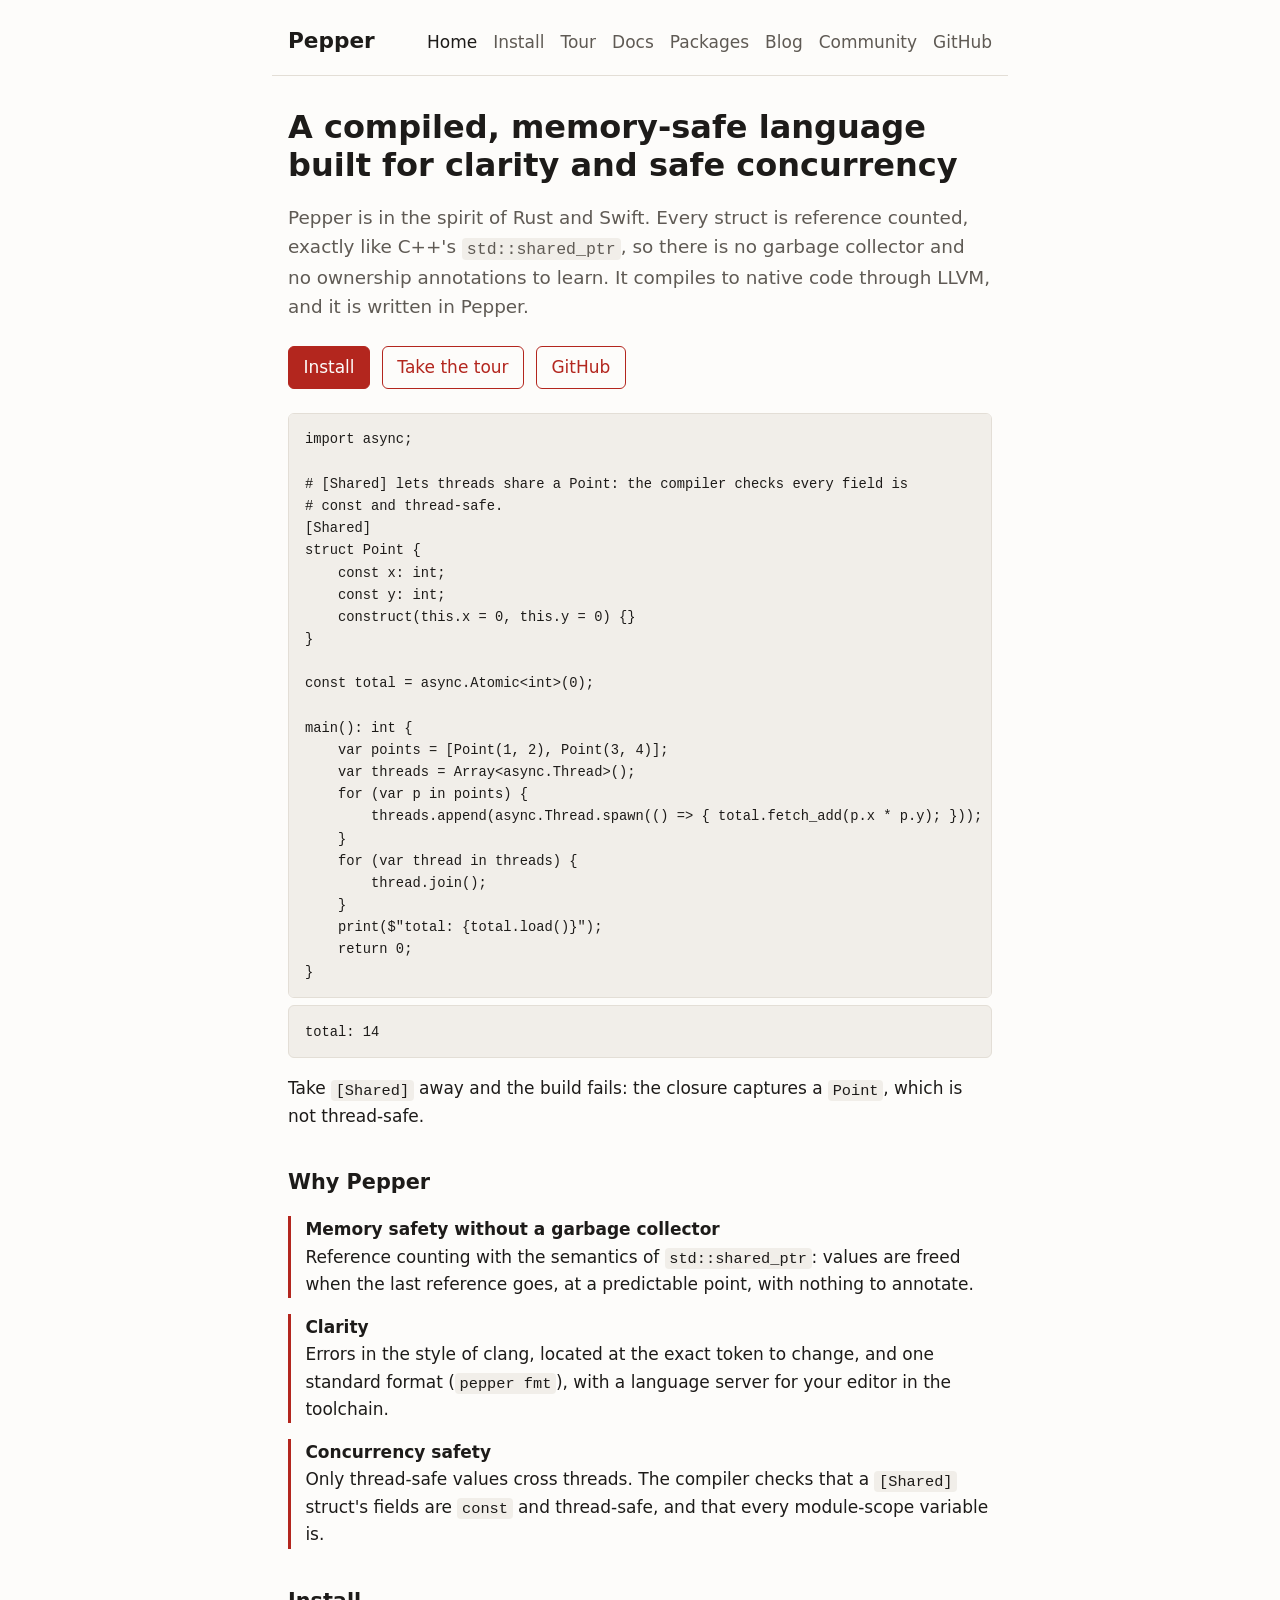
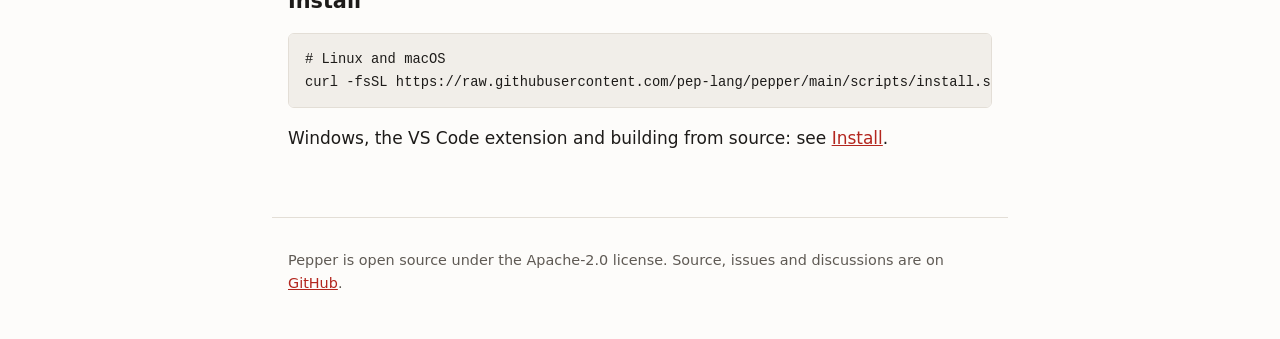
<file: index.html>
<!doctype html>
<html lang="en">
<head>
<meta charset="utf-8">
<meta name="viewport" content="width=device-width, initial-scale=1">
<title>Pepper</title>
<meta name="description" content="Pepper is a compiled, memory-safe programming language built for clarity, simplicity and safe concurrency.">
<link rel="stylesheet" href="/style.css">
</head>
<body>
<header>
<a class="wordmark" href="/">Pepper</a>
<nav aria-label="Site"><a href="/" aria-current="page">Home</a> <a href="/install.html">Install</a> <a href="https://docs.pepper-lang.dev/0.10.0/tutorial/tour.html">Tour</a> <a href="https://docs.pepper-lang.dev/">Docs</a> <a href="/packages.html">Packages</a> <a href="/blog/">Blog</a> <a href="/community.html">Community</a> <a href="https://github.com/pep-lang/pepper">GitHub</a></nav>
</header>
<main>
<h1>A compiled, memory-safe language built for clarity and safe concurrency</h1>
<p class="lede">Pepper is in the spirit of Rust and Swift. Every struct is reference counted, exactly like C++'s <code>std::shared_ptr</code>, so there is no garbage collector and no ownership annotations to learn. It compiles to native code through LLVM, and it is written in Pepper.</p>
<div class="actions">
<a class="primary" href="/install.html">Install</a>
<a href="https://docs.pepper-lang.dev/0.10.0/tutorial/tour.html">Take the tour</a>
<a href="https://github.com/pep-lang/pepper">GitHub</a>
</div>
<pre><code>import async;

# [Shared] lets threads share a Point: the compiler checks every field is
# const and thread-safe.
[Shared]
struct Point {
    const x: int;
    const y: int;
    construct(this.x = 0, this.y = 0) {}
}

const total = async.Atomic&lt;int&gt;(0);

main(): int {
    var points = [Point(1, 2), Point(3, 4)];
    var threads = Array&lt;async.Thread&gt;();
    for (var p in points) {
        threads.append(async.Thread.spawn(() =&gt; { total.fetch_add(p.x * p.y); }));
    }
    for (var thread in threads) {
        thread.join();
    }
    print($&quot;total: {total.load()}&quot;);
    return 0;
}</code></pre>
<pre class="output" aria-label="Output"><code>total: 14</code></pre>
<p>Take <code>[Shared]</code> away and the build fails: the closure captures a <code>Point</code>, which is not thread-safe.</p>
<h2>Why Pepper</h2>
<ul class="points">
<li><strong>Memory safety without a garbage collector</strong>Reference counting with the semantics of <code>std::shared_ptr</code>: values are freed when the last reference goes, at a predictable point, with nothing to annotate.</li>
<li><strong>Clarity</strong>Errors in the style of clang, located at the exact token to change, and one standard format (<code>pepper fmt</code>), with a language server for your editor in the toolchain.</li>
<li><strong>Concurrency safety</strong>Only thread-safe values cross threads. The compiler checks that a <code>[Shared]</code> struct's fields are <code>const</code> and thread-safe, and that every module-scope variable is.</li>
</ul>
<h2>Install</h2>
<pre><code># Linux and macOS
curl -fsSL https://raw.githubusercontent.com/pep-lang/pepper/main/scripts/install.sh | sh</code></pre>
<p>Windows, the VS Code extension and building from source: see <a href="/install.html">Install</a>.</p>
</main>
<footer>
<p>Pepper is open source under the Apache-2.0 license. Source, issues and discussions are on <a href="https://github.com/pep-lang/pepper">GitHub</a>.</p>
</footer>
</body>
</html>
</file>
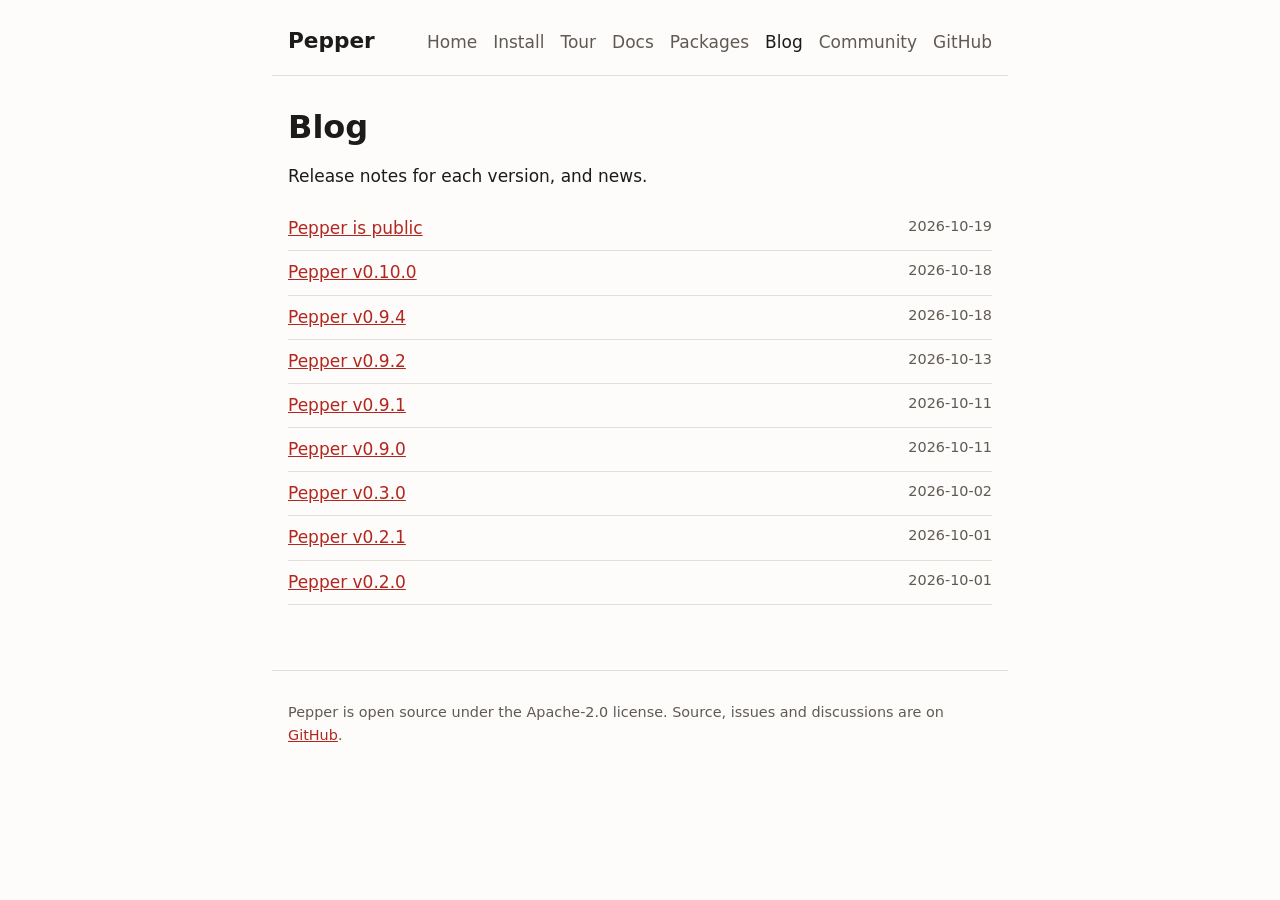
<file: blog/index.html>
<!doctype html>
<html lang="en">
<head>
<meta charset="utf-8">
<meta name="viewport" content="width=device-width, initial-scale=1">
<title>Blog · Pepper</title>
<meta name="description" content="News and release notes for the Pepper language.">
<link rel="stylesheet" href="/style.css">
</head>
<body>
<header>
<a class="wordmark" href="/">Pepper</a>
<nav aria-label="Site"><a href="/">Home</a> <a href="/install.html">Install</a> <a href="https://docs.pepper-lang.dev/0.10.0/tutorial/tour.html">Tour</a> <a href="https://docs.pepper-lang.dev/">Docs</a> <a href="/packages.html">Packages</a> <a href="/blog/" aria-current="page">Blog</a> <a href="/community.html">Community</a> <a href="https://github.com/pep-lang/pepper">GitHub</a></nav>
</header>
<main>
<h1>Blog</h1>
<p>Release notes for each version, and news.</p>
<ul class="posts">
<li><a href="/blog/launch.html">Pepper is public</a><time datetime="2026-10-19">2026-10-19</time></li>
<li><a href="https://github.com/pep-lang/pepper/releases/tag/v0.10.0">Pepper v0.10.0</a><time datetime="2026-10-18">2026-10-18</time></li>
<li><a href="https://github.com/pep-lang/pepper/releases/tag/v0.9.4">Pepper v0.9.4</a><time datetime="2026-10-18">2026-10-18</time></li>
<li><a href="https://github.com/pep-lang/pepper/releases/tag/v0.9.2">Pepper v0.9.2</a><time datetime="2026-10-13">2026-10-13</time></li>
<li><a href="https://github.com/pep-lang/pepper/releases/tag/v0.9.1">Pepper v0.9.1</a><time datetime="2026-10-11">2026-10-11</time></li>
<li><a href="https://github.com/pep-lang/pepper/releases/tag/v0.9.0">Pepper v0.9.0</a><time datetime="2026-10-11">2026-10-11</time></li>
<li><a href="https://github.com/pep-lang/pepper/releases/tag/v0.3.0">Pepper v0.3.0</a><time datetime="2026-10-02">2026-10-02</time></li>
<li><a href="https://github.com/pep-lang/pepper/releases/tag/v0.2.1">Pepper v0.2.1</a><time datetime="2026-10-01">2026-10-01</time></li>
<li><a href="https://github.com/pep-lang/pepper/releases/tag/v0.2.0">Pepper v0.2.0</a><time datetime="2026-10-01">2026-10-01</time></li>
</ul>
</main>
<footer>
<p>Pepper is open source under the Apache-2.0 license. Source, issues and discussions are on <a href="https://github.com/pep-lang/pepper">GitHub</a>.</p>
</footer>
</body>
</html>
</file>
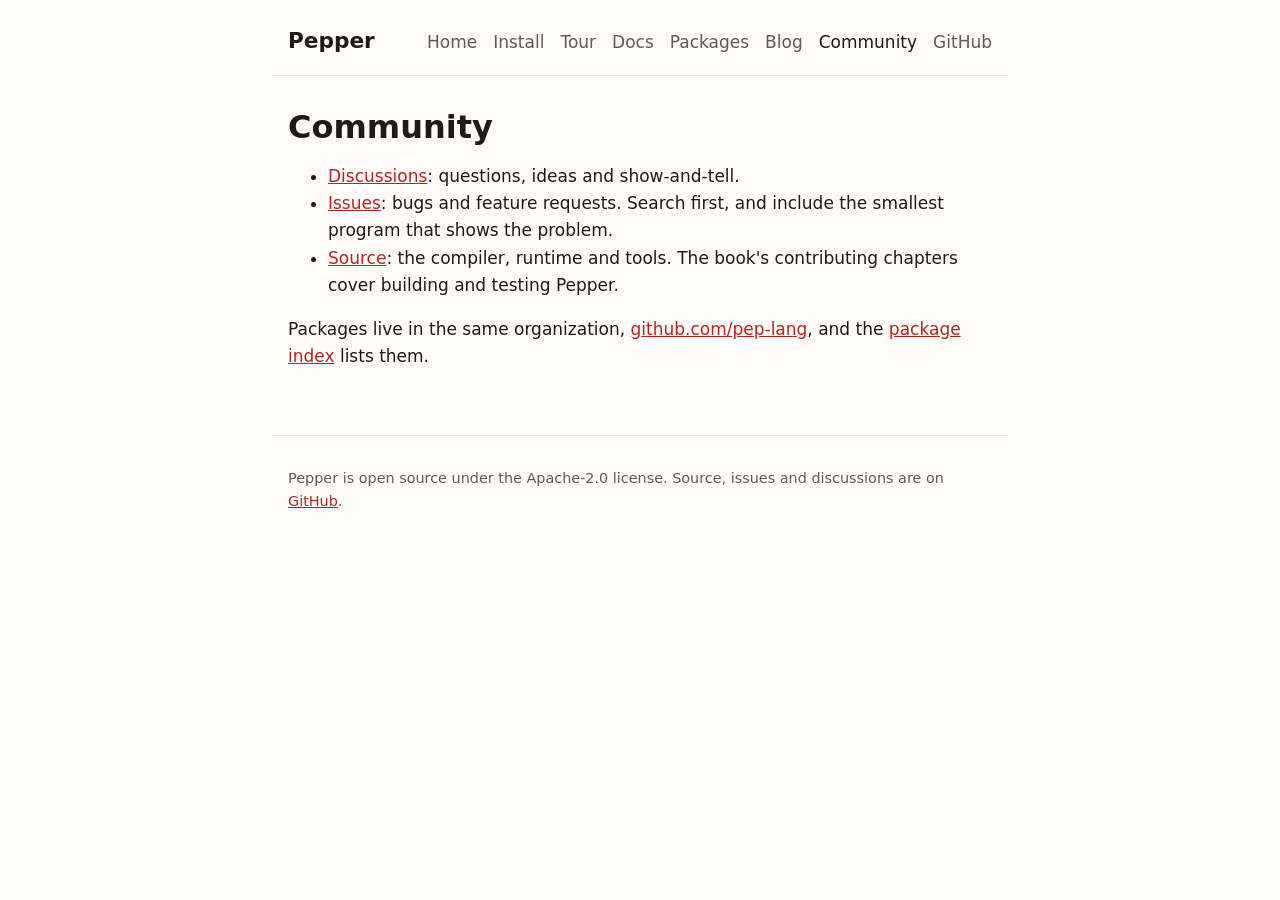
<file: community.html>
<!doctype html>
<html lang="en">
<head>
<meta charset="utf-8">
<meta name="viewport" content="width=device-width, initial-scale=1">
<title>Community · Pepper</title>
<meta name="description" content="Where to ask questions, report bugs and follow Pepper&#x27;s development.">
<link rel="stylesheet" href="/style.css">
</head>
<body>
<header>
<a class="wordmark" href="/">Pepper</a>
<nav aria-label="Site"><a href="/">Home</a> <a href="/install.html">Install</a> <a href="https://docs.pepper-lang.dev/0.10.0/tutorial/tour.html">Tour</a> <a href="https://docs.pepper-lang.dev/">Docs</a> <a href="/packages.html">Packages</a> <a href="/blog/">Blog</a> <a href="/community.html" aria-current="page">Community</a> <a href="https://github.com/pep-lang/pepper">GitHub</a></nav>
</header>
<main>
<h1>Community</h1>
<ul>
<li><a href="https://github.com/pep-lang/pepper/discussions">Discussions</a>: questions, ideas and show-and-tell.</li>
<li><a href="https://github.com/pep-lang/pepper/issues">Issues</a>: bugs and feature requests. Search first, and include the smallest program that shows the problem.</li>
<li><a href="https://github.com/pep-lang/pepper">Source</a>: the compiler, runtime and tools. The book's contributing chapters cover building and testing Pepper.</li>
</ul>
<p>Packages live in the same organization, <a href="https://github.com/pep-lang">github.com/pep-lang</a>, and the <a href="/packages.html">package index</a> lists them.</p>
</main>
<footer>
<p>Pepper is open source under the Apache-2.0 license. Source, issues and discussions are on <a href="https://github.com/pep-lang/pepper">GitHub</a>.</p>
</footer>
</body>
</html>
</file>
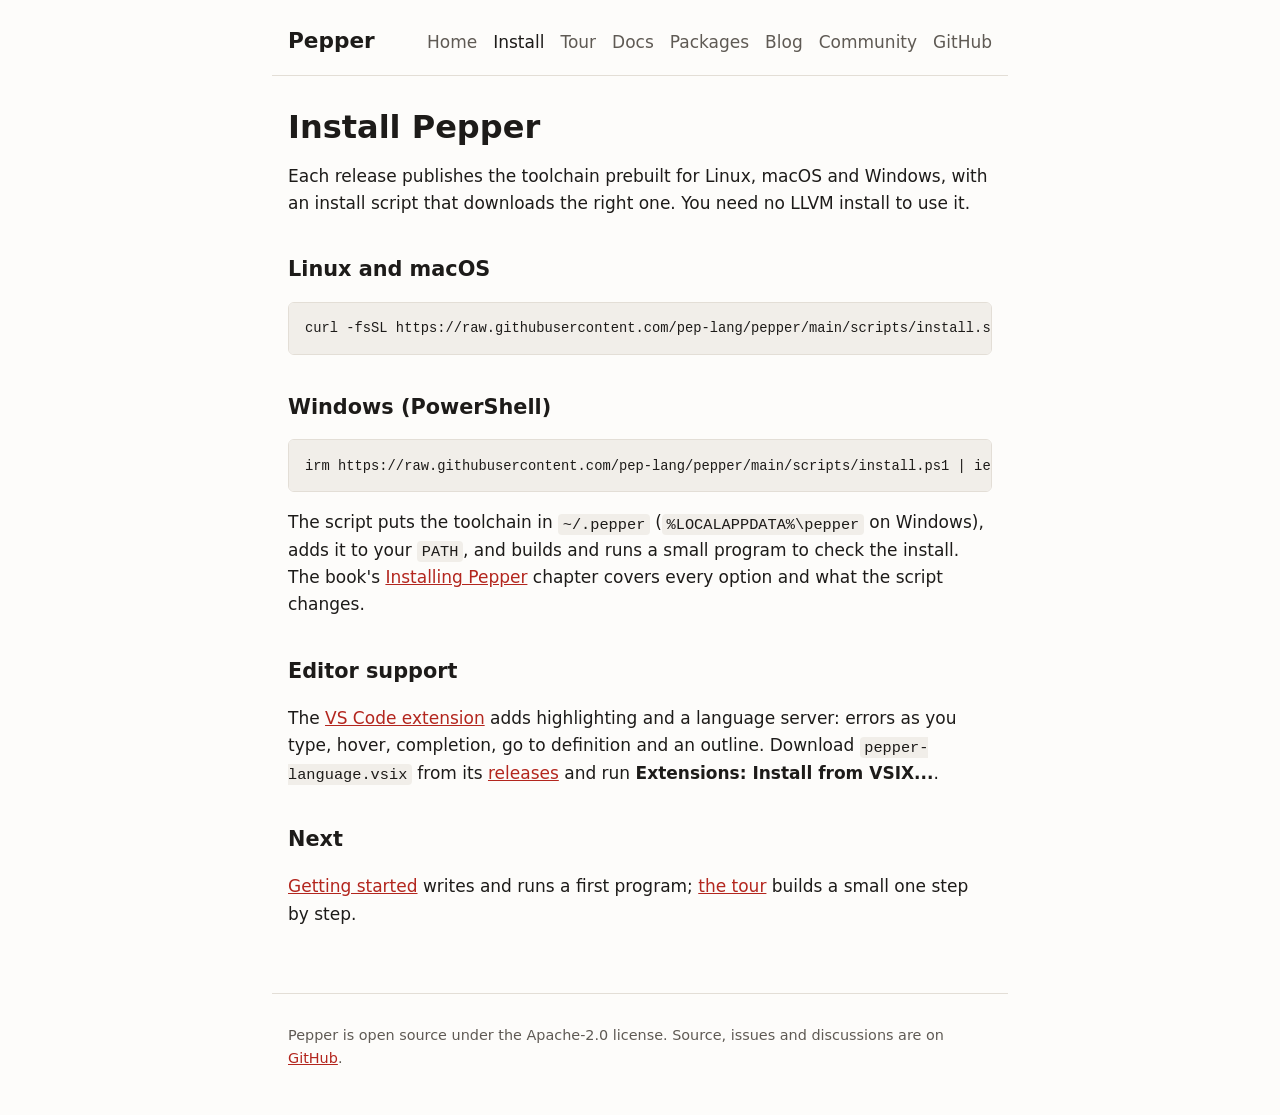
<file: install.html>
<!doctype html>
<html lang="en">
<head>
<meta charset="utf-8">
<meta name="viewport" content="width=device-width, initial-scale=1">
<title>Install · Pepper</title>
<meta name="description" content="Install the Pepper toolchain on Linux, macOS or Windows.">
<link rel="stylesheet" href="/style.css">
</head>
<body>
<header>
<a class="wordmark" href="/">Pepper</a>
<nav aria-label="Site"><a href="/">Home</a> <a href="/install.html" aria-current="page">Install</a> <a href="https://docs.pepper-lang.dev/0.10.0/tutorial/tour.html">Tour</a> <a href="https://docs.pepper-lang.dev/">Docs</a> <a href="/packages.html">Packages</a> <a href="/blog/">Blog</a> <a href="/community.html">Community</a> <a href="https://github.com/pep-lang/pepper">GitHub</a></nav>
</header>
<main>
<h1>Install Pepper</h1>
<p>Each release publishes the toolchain prebuilt for Linux, macOS and Windows, with an install script that downloads the right one. You need no LLVM install to use it.</p>
<h2>Linux and macOS</h2>
<pre><code>curl -fsSL https://raw.githubusercontent.com/pep-lang/pepper/main/scripts/install.sh | sh</code></pre>
<h2>Windows (PowerShell)</h2>
<pre><code>irm https://raw.githubusercontent.com/pep-lang/pepper/main/scripts/install.ps1 | iex</code></pre>
<p>The script puts the toolchain in <code>~/.pepper</code> (<code>%LOCALAPPDATA%\pepper</code> on Windows), adds it to your <code>PATH</code>, and builds and runs a small program to check the install. The book's <a href="https://docs.pepper-lang.dev/0.10.0/tools/install.html">Installing Pepper</a> chapter covers every option and what the script changes.</p>
<h2>Editor support</h2>
<p>The <a href="https://github.com/pep-lang/vscode-pepper">VS Code extension</a> adds highlighting and a language server: errors as you type, hover, completion, go to definition and an outline. Download <code>pepper-language.vsix</code> from its <a href="https://github.com/pep-lang/vscode-pepper/releases">releases</a> and run <strong>Extensions: Install from VSIX...</strong>.</p>
<h2>Next</h2>
<p><a href="https://docs.pepper-lang.dev/0.10.0/tutorial/getting-started.html">Getting started</a> writes and runs a first program; <a href="https://docs.pepper-lang.dev/0.10.0/tutorial/tour.html">the tour</a> builds a small one step by step.</p>
</main>
<footer>
<p>Pepper is open source under the Apache-2.0 license. Source, issues and discussions are on <a href="https://github.com/pep-lang/pepper">GitHub</a>.</p>
</footer>
</body>
</html>
</file>
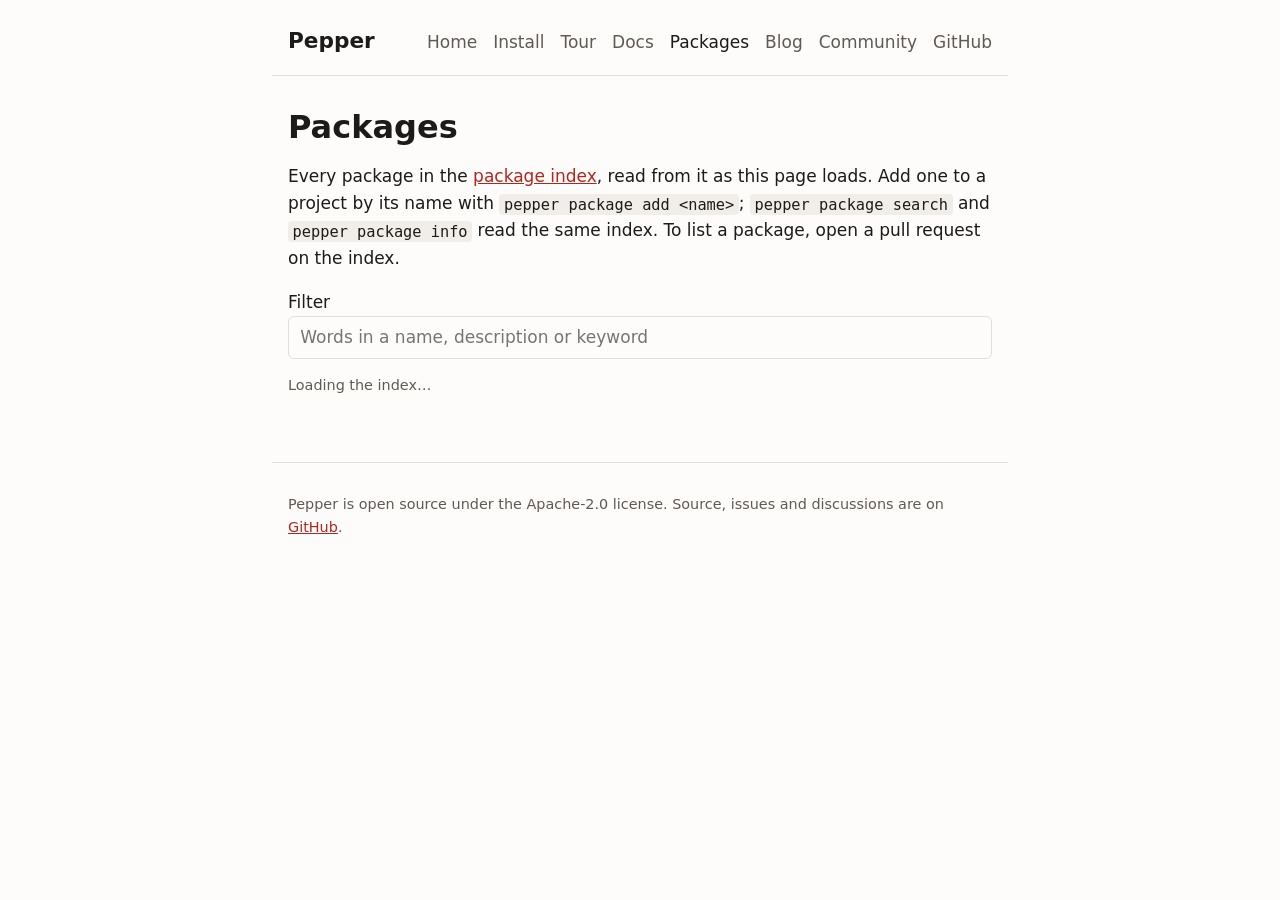
<file: packages.html>
<!doctype html>
<html lang="en">
<head>
<meta charset="utf-8">
<meta name="viewport" content="width=device-width, initial-scale=1">
<title>Packages · Pepper</title>
<meta name="description" content="The packages in the Pepper package index.">
<link rel="stylesheet" href="/style.css">
<style>
#filter { width: 100%; font: inherit; padding: 0.45rem 0.7rem; border: 1px solid var(--border); border-radius: 6px; background: var(--bg); color: var(--fg); }
.packages { list-style: none; padding: 0; }
.packages li { padding: 0.75rem 0; border-bottom: 1px solid var(--border); }
.packages .name { font-weight: 700; }
.packages p { margin: 0.2rem 0; }
</style>
</head>
<body>
<header>
<a class="wordmark" href="/">Pepper</a>
<nav aria-label="Site"><a href="/">Home</a> <a href="/install.html">Install</a> <a href="https://docs.pepper-lang.dev/0.10.0/tutorial/tour.html">Tour</a> <a href="https://docs.pepper-lang.dev/">Docs</a> <a href="/packages.html" aria-current="page">Packages</a> <a href="/blog/">Blog</a> <a href="/community.html">Community</a> <a href="https://github.com/pep-lang/pepper">GitHub</a></nav>
</header>
<main>
<h1>Packages</h1>
<p>Every package in the <a href="https://github.com/pep-lang/index">package index</a>, read from it as this page loads. Add one to a project by its name with <code>pepper package add &lt;name&gt;</code>; <code>pepper package search</code> and <code>pepper package info</code> read the same index. To list a package, open a pull request on the index.</p>
<label for="filter">Filter</label>
<input id="filter" type="search" placeholder="Words in a name, description or keyword" autocomplete="off">
<p id="status" class="meta" role="status">Loading the index…</p>
<ul id="packages" class="packages"></ul>
</main>
<footer>
<p>Pepper is open source under the Apache-2.0 license. Source, issues and discussions are on <a href="https://github.com/pep-lang/pepper">GitHub</a>.</p>
</footer>
<script>
// Each packages/<name>.toml holds `source`, `description` and `keywords`
// as plain strings, which these two patterns read.
function stringOf(text, key) {
  var m = text.match(new RegExp('^' + key + '\\s*=\\s*"((?:[^"\\\\]|\\\\.)*)"', 'm'));
  return m ? JSON.parse('"' + m[1] + '"') : '';
}
function keywordsOf(text) {
  var m = text.match(/^keywords\s*=\s*\[(.*)\]/m);
  return m ? (m[1].match(/"(?:[^"\\]|\\.)*"/g) || []).map(JSON.parse) : [];
}
var hosts = { github: 'https://github.com/', gitlab: 'https://gitlab.com/', codeberg: 'https://codeberg.org/' };
var hostDomains = { github: 'github.com', gitlab: 'gitlab.com', codeberg: 'codeberg.org' };
var list = document.getElementById('packages');
var status = document.getElementById('status');
var filter = document.getElementById('filter');
var packages = [];
function show() {
  var words = filter.value.toLowerCase().split(/\s+/).filter(Boolean);
  list.textContent = '';
  var shown = 0;
  packages.forEach(function (p) {
    var text = (p.name + ' ' + p.description + ' ' + p.keywords.join(' ')).toLowerCase();
    if (!words.every(function (w) { return text.indexOf(w) >= 0; })) return;
    shown++;
    var item = document.createElement('li');
    var name = document.createElement('a');
    name.className = 'name';
    name.textContent = p.name;
    var split = p.source.split(':');
    name.href = (hosts[split[0]] || hosts.github) + split.slice(1).join(':');
    var description = document.createElement('p');
    description.textContent = p.description;
    var add = document.createElement('p');
    add.className = 'meta';
    var code = document.createElement('code');
    code.textContent = 'pepper package add ' + p.name;
    add.appendChild(code);
    // Its reference, on the site the index's docs workflow builds, under its source.
    var docs = document.createElement('a');
    docs.textContent = 'docs';
    docs.href = 'https://pepper-lang.dev/index/' + (hostDomains[split[0]] || hostDomains.github) + '/' + split.slice(1).join(':') + '/';
    add.append(' · ', docs);
    if (p.keywords.length) add.appendChild(document.createTextNode(' · ' + p.keywords.join(', ')));
    item.append(name, description, add);
    list.appendChild(item);
  });
  status.textContent = shown + ' of ' + packages.length + ' packages';
}
fetch('https://api.github.com/repos/pep-lang/index/contents/packages')
  .then(function (r) { if (!r.ok) throw new Error(r.status); return r.json(); })
  .then(function (files) {
    return Promise.all(files.filter(function (f) { return /\.toml$/.test(f.name); }).map(function (f) {
      return fetch(f.download_url).then(function (r) { return r.text(); }).then(function (text) {
        return { name: f.name.slice(0, -5), source: stringOf(text, 'source'), description: stringOf(text, 'description'), keywords: keywordsOf(text) };
      });
    }));
  })
  .then(function (found) {
    packages = found.sort(function (a, b) { return a.name < b.name ? -1 : 1; });
    filter.addEventListener('input', show);
    show();
  })
  .catch(function () {
    status.textContent = 'The index could not be read here; see it on GitHub: github.com/pep-lang/index.';
  });
</script>
</body>
</html>
</file>
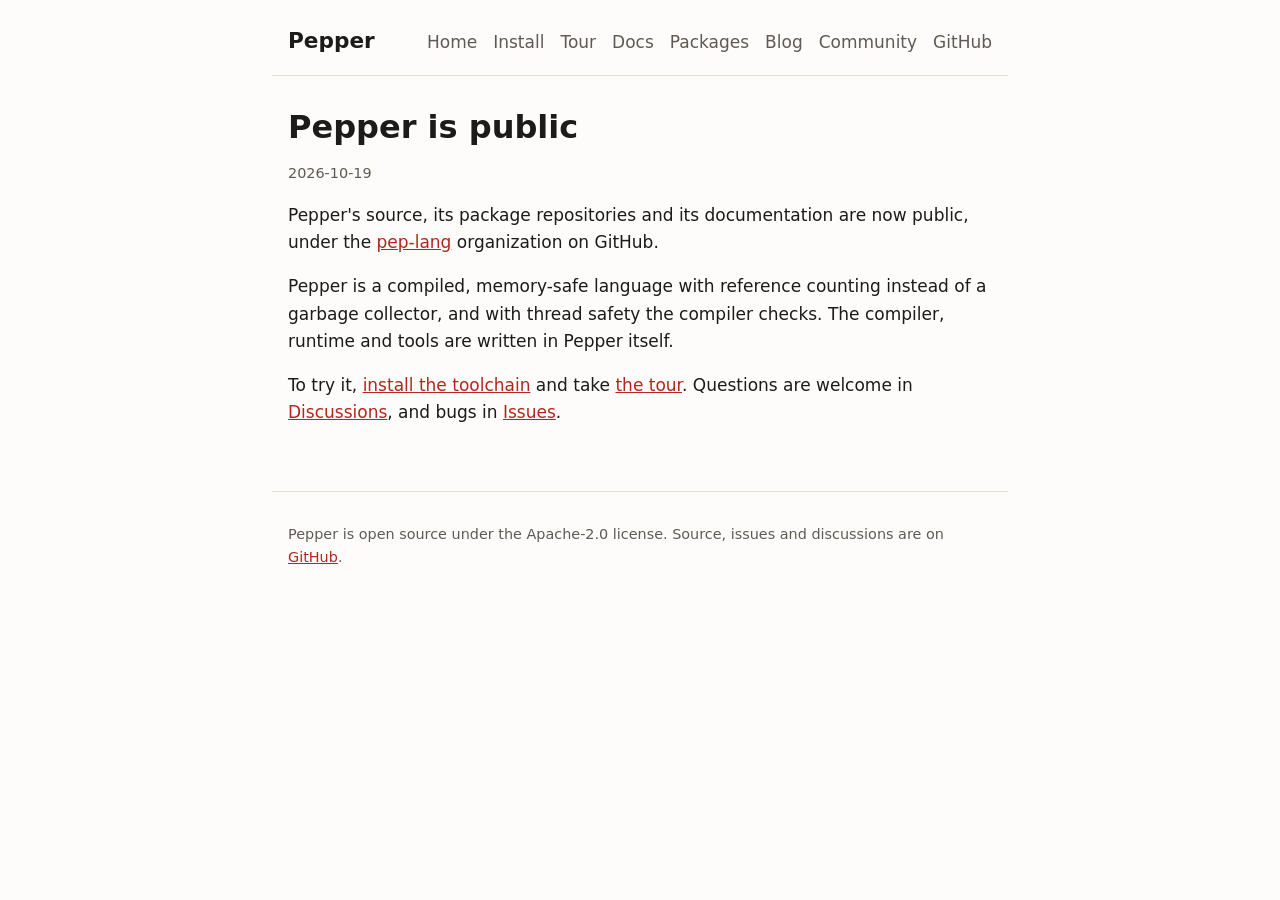
<file: blog/launch.html>
<!doctype html>
<html lang="en">
<head>
<meta charset="utf-8">
<meta name="viewport" content="width=device-width, initial-scale=1">
<title>Pepper is public · Pepper</title>
<meta name="description" content="Pepper&#x27;s source, packages and documentation are now public.">
<link rel="stylesheet" href="/style.css">
</head>
<body>
<header>
<a class="wordmark" href="/">Pepper</a>
<nav aria-label="Site"><a href="/">Home</a> <a href="/install.html">Install</a> <a href="https://docs.pepper-lang.dev/0.10.0/tutorial/tour.html">Tour</a> <a href="https://docs.pepper-lang.dev/">Docs</a> <a href="/packages.html">Packages</a> <a href="/blog/">Blog</a> <a href="/community.html">Community</a> <a href="https://github.com/pep-lang/pepper">GitHub</a></nav>
</header>
<main>
<h1>Pepper is public</h1>
<p class="meta"><time datetime="2026-10-19">2026-10-19</time></p>
<p>Pepper's source, its package repositories and its documentation are now public, under the <a href="https://github.com/pep-lang">pep-lang</a> organization on GitHub.</p>
<p>Pepper is a compiled, memory-safe language with reference counting instead of a garbage collector, and with thread safety the compiler checks. The compiler, runtime and tools are written in Pepper itself.</p>
<p>To try it, <a href="/install.html">install the toolchain</a> and take <a href="https://docs.pepper-lang.dev/0.10.0/tutorial/tour.html">the tour</a>. Questions are welcome in <a href="https://github.com/pep-lang/pepper/discussions">Discussions</a>, and bugs in <a href="https://github.com/pep-lang/pepper/issues">Issues</a>.</p>
</main>
<footer>
<p>Pepper is open source under the Apache-2.0 license. Source, issues and discussions are on <a href="https://github.com/pep-lang/pepper">GitHub</a>.</p>
</footer>
</body>
</html>
</file>
<file: style.css>
:root {
  --bg: #fdfcfa;
  --fg: #1d1b19;
  --muted: #5f5a54;
  --accent: #b3261e;
  --code-bg: #f1eee9;
  --border: #e3ded6;
  --measure: 46rem;
}
@media (prefers-color-scheme: dark) {
  :root {
    --bg: #161412;
    --fg: #ece8e2;
    --muted: #a9a29a;
    --accent: #ff8a7a;
    --code-bg: #221f1c;
    --border: #35302b;
  }
}
* { box-sizing: border-box; }
body {
  margin: 0;
  background: var(--bg);
  color: var(--fg);
  font: 17px/1.6 system-ui, -apple-system, "Segoe UI", Roboto, sans-serif;
}
a { color: var(--accent); }
a:focus-visible { outline: 2px solid var(--accent); outline-offset: 2px; }
header, main, footer { max-width: var(--measure); margin: 0 auto; padding: 0 16px; }
header { display: flex; flex-wrap: wrap; align-items: baseline; gap: 0.5rem 1.25rem; padding-top: 1.5rem; padding-bottom: 1rem; border-bottom: 1px solid var(--border); }
header .wordmark { font-weight: 700; font-size: 1.35rem; color: var(--fg); text-decoration: none; margin-right: auto; }
header nav { display: flex; flex-wrap: wrap; gap: 0.25rem 1rem; }
header nav a { color: var(--muted); text-decoration: none; }
header nav a:hover, header nav a[aria-current="page"] { color: var(--fg); }
main { padding-top: 1.5rem; padding-bottom: 3rem; }
h1 { font-size: 2rem; line-height: 1.2; margin: 0.5rem 0 1rem; }
h2 { font-size: 1.3rem; margin: 2.25rem 0 0.75rem; }
.lede { font-size: 1.15rem; color: var(--muted); }
pre, code { font-family: ui-monospace, SFMono-Regular, Menlo, Consolas, monospace; font-size: 0.9em; }
pre { background: var(--code-bg); border: 1px solid var(--border); border-radius: 6px; padding: 0.9rem 1rem; overflow-x: auto; line-height: 1.45; }
p code, li code { background: var(--code-bg); padding: 0.1em 0.3em; border-radius: 4px; }
.output { margin-top: -0.5rem; }
.points { list-style: none; padding: 0; display: grid; gap: 1rem; }
.points li { border-left: 3px solid var(--accent); padding-left: 0.9rem; }
.points strong { display: block; }
.actions { display: flex; flex-wrap: wrap; gap: 0.75rem; margin: 1.5rem 0; }
.actions a { border: 1px solid var(--accent); border-radius: 6px; padding: 0.45rem 0.9rem; text-decoration: none; }
.actions a.primary { background: var(--accent); color: var(--bg); }
.posts { list-style: none; padding: 0; }
.posts li { padding: 0.5rem 0; border-bottom: 1px solid var(--border); display: flex; flex-wrap: wrap; justify-content: space-between; gap: 0.25rem 1rem; }
.posts time, .meta { color: var(--muted); font-size: 0.9rem; }
footer { border-top: 1px solid var(--border); padding-top: 1rem; padding-bottom: 2rem; color: var(--muted); font-size: 0.9rem; }
</file>
